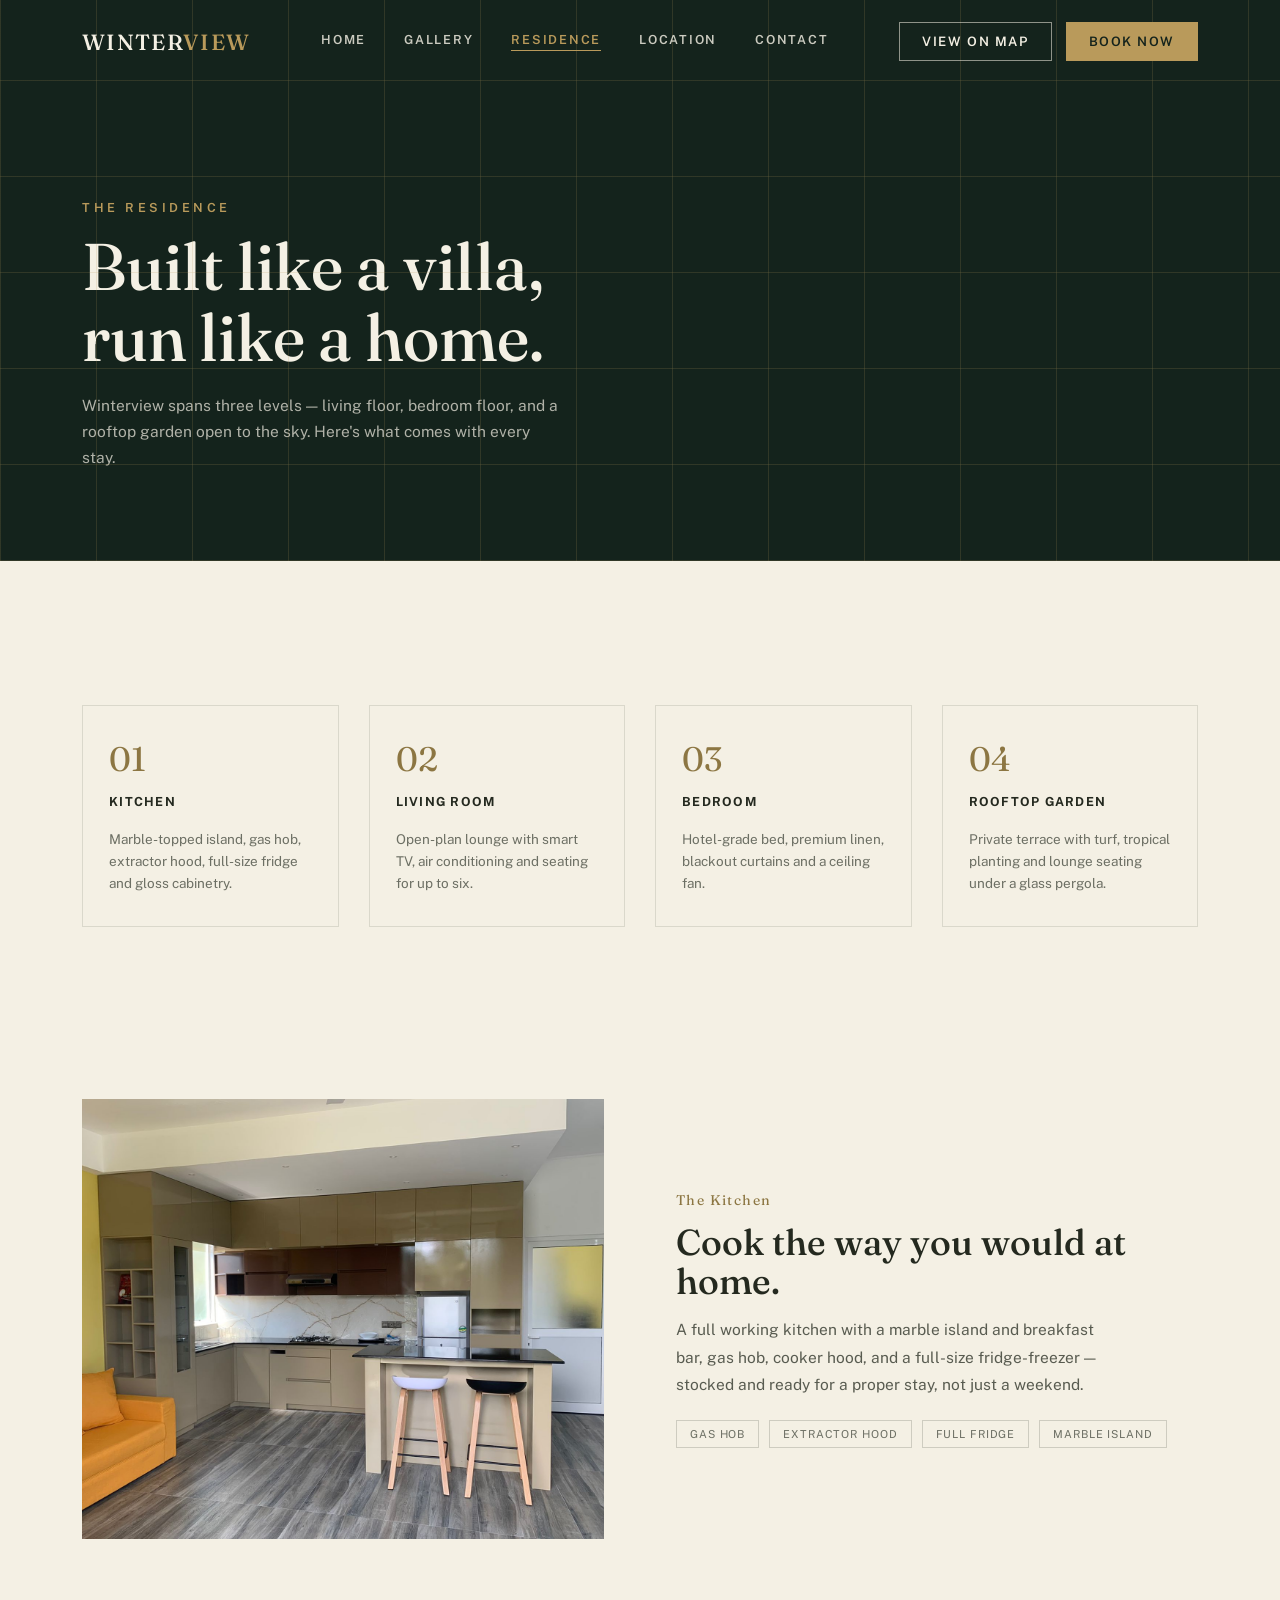
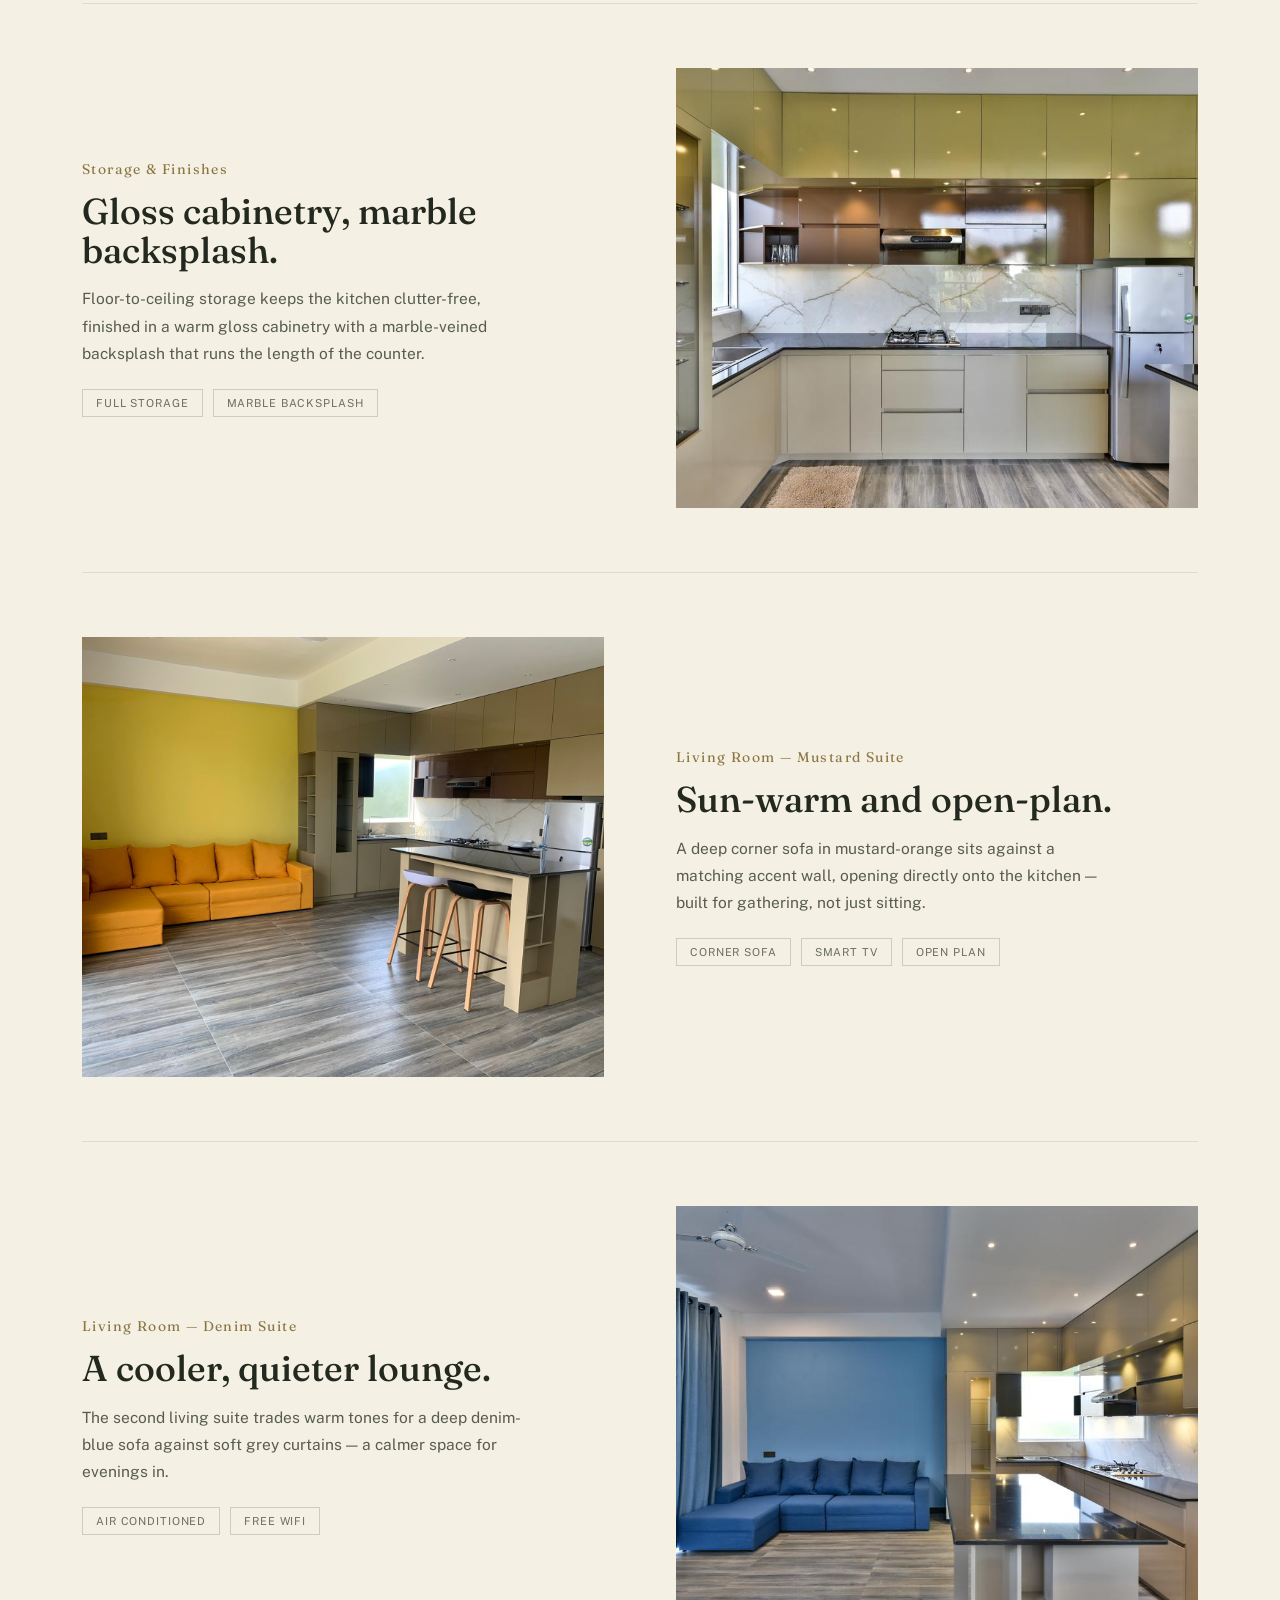
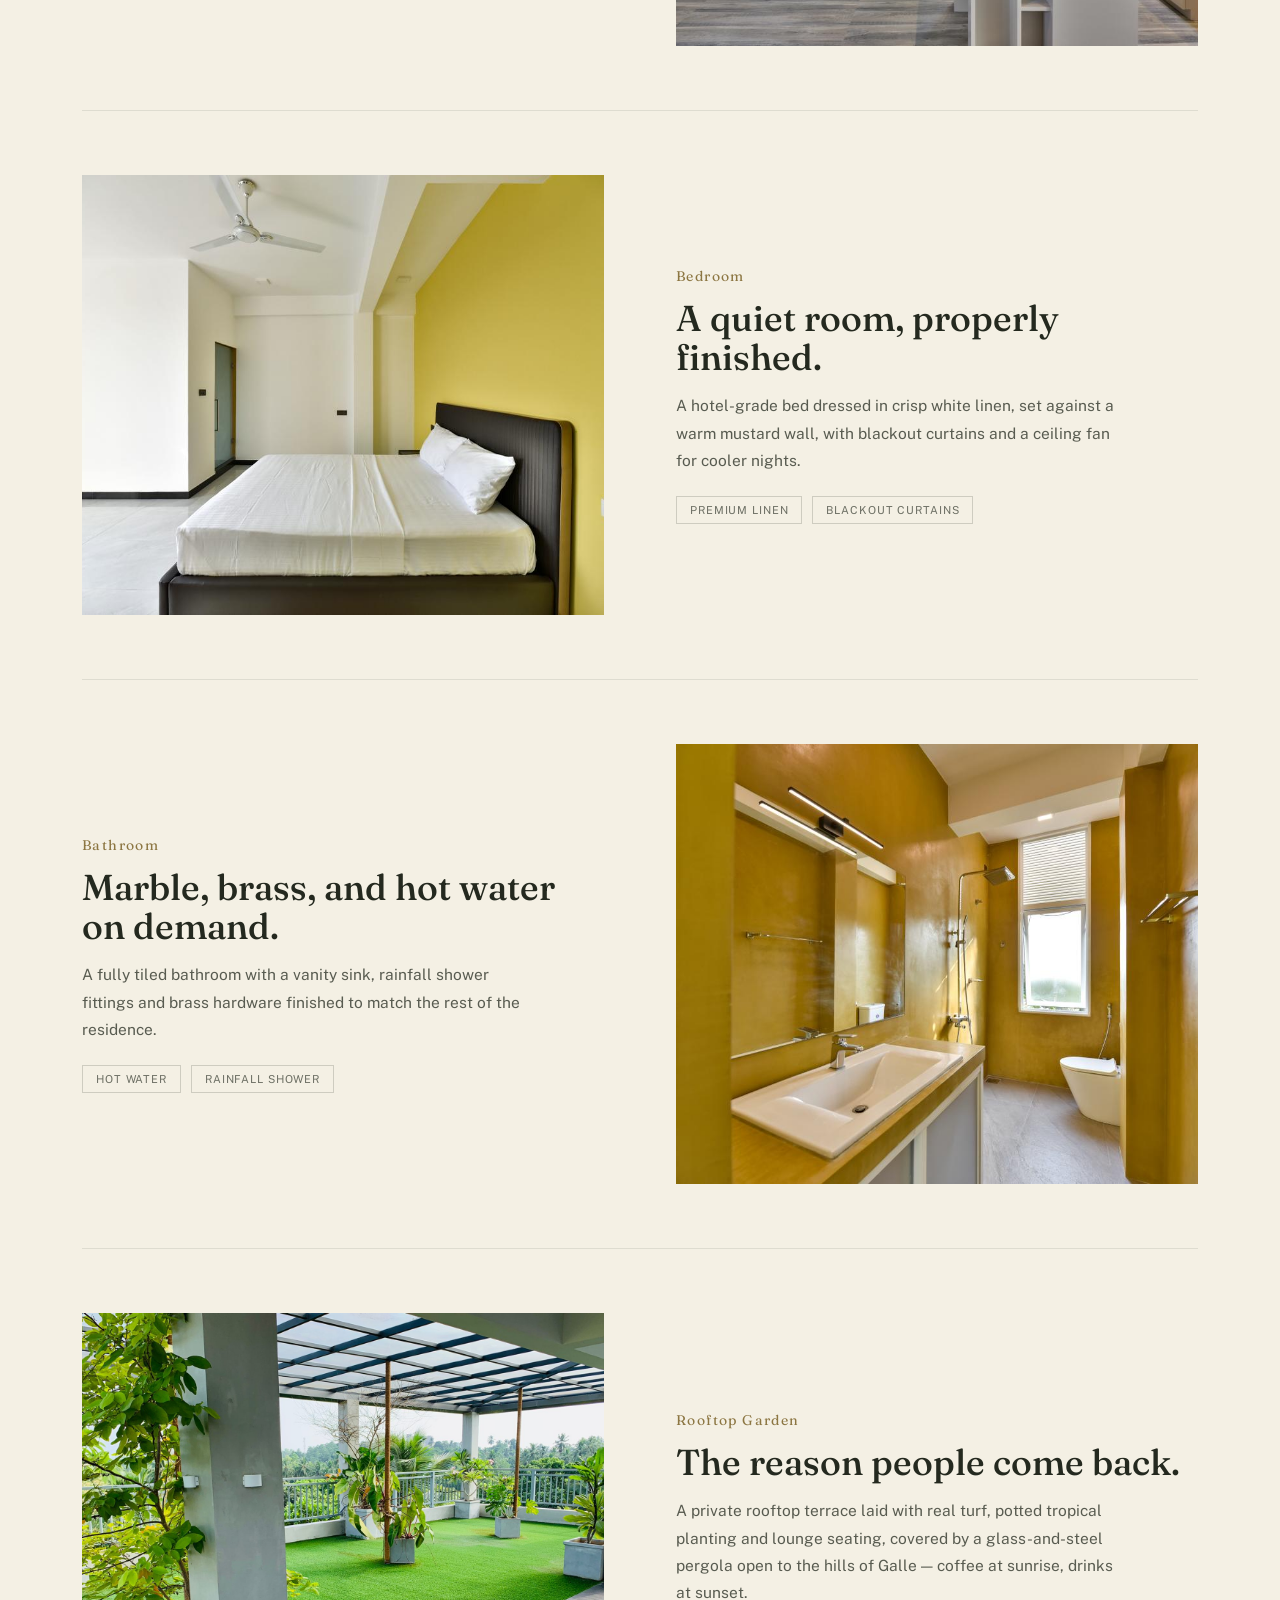
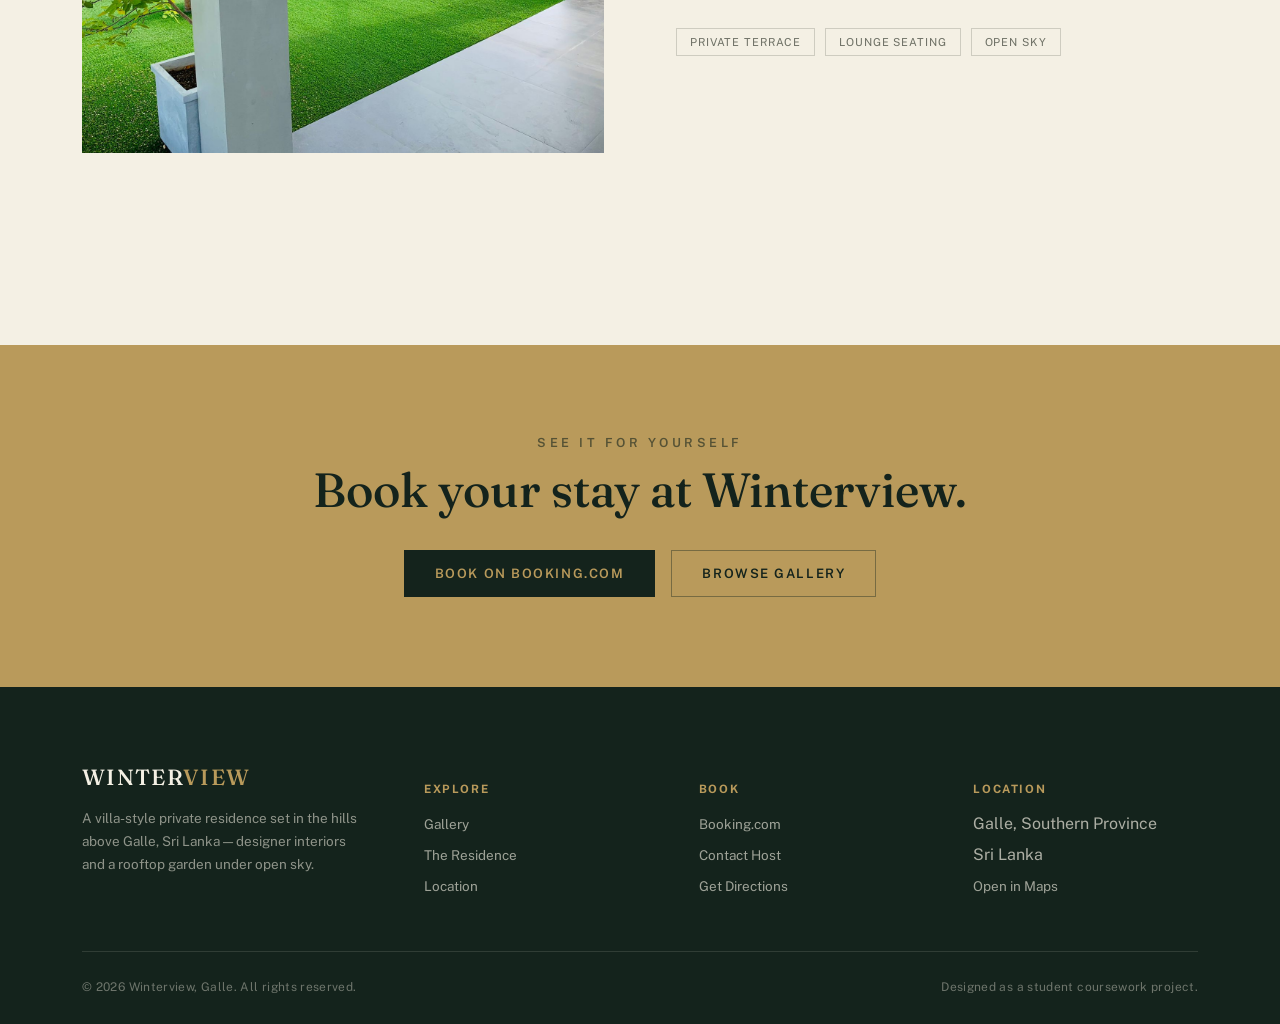
<file: winterview/amenities.html>
<!doctype html>
<html lang="en">
<head>
<meta charset="UTF-8">
<meta name="viewport" content="width=device-width, initial-scale=1.0">
<title>The Residence — Winterview, Galle</title>
<meta name="description" content="Room-by-room details and amenities at Winterview villa residence, Galle — kitchen, living rooms, bedroom, bathroom and rooftop garden.">
<link rel="stylesheet" href="css/style.css">
</head>
<body>

<header class="site-header">
  <div class="wrap">
    <a href="index.html" class="brand">WINTER<span>VIEW</span></a>
    <nav class="nav-links">
      <a href="index.html">Home</a>
      <a href="gallery.html">Gallery</a>
      <a href="amenities.html" class="active">Residence</a>
      <a href="location.html">Location</a>
      <a href="contact.html">Contact</a>
    </nav>
    <div class="nav-cta">
      <a href="location.html" class="btn btn-outline">View on Map</a>
      <a href="contact.html" class="btn btn-brass">Book Now</a>
    </div>
    <button class="nav-toggle" aria-label="Open menu"><span></span><span></span><span></span></button>
  </div>
</header>

<div class="mobile-nav">
  <button class="mobile-close" aria-label="Close menu">&times;</button>
  <a href="index.html">Home</a>
  <a href="gallery.html">Gallery</a>
  <a href="amenities.html">Residence</a>
  <a href="location.html">Location</a>
  <a href="contact.html">Contact</a>
  <a href="contact.html" class="btn btn-brass">Book Now</a>
</div>

<section class="page-hero lattice">
  <div class="wrap">
    <div class="eyebrow">The Residence</div>
    <h1>Built like a villa,<br>run like a home.</h1>
    <p>Winterview spans three levels — living floor, bedroom floor, and a rooftop garden open to the sky. Here's what comes with every stay.</p>
  </div>
</section>

<!-- Room specs -->
<section class="section-tight">
  <div class="wrap">
    <div class="room-specs">
      <div class="spec-card">
        <div class="spec-num">01</div>
        <h5>Kitchen</h5>
        <p>Marble-topped island, gas hob, extractor hood, full-size fridge and gloss cabinetry.</p>
      </div>
      <div class="spec-card">
        <div class="spec-num">02</div>
        <h5>Living Room</h5>
        <p>Open-plan lounge with smart TV, air conditioning and seating for up to six.</p>
      </div>
      <div class="spec-card">
        <div class="spec-num">03</div>
        <h5>Bedroom</h5>
        <p>Hotel-grade bed, premium linen, blackout curtains and a ceiling fan.</p>
      </div>
      <div class="spec-card">
        <div class="spec-num">04</div>
        <h5>Rooftop Garden</h5>
        <p>Private terrace with turf, tropical planting and lounge seating under a glass pergola.</p>
      </div>
    </div>
  </div>
</section>

<!-- Detailed feature rows -->
<section class="section" style="padding-top:20px;">
  <div class="wrap">

    <div class="feature-row reveal">
      <div class="feature-media"><img src="images/kitchen-wide-1.jpg" alt="Kitchen island with bar stools"></div>
      <div class="feature-text">
        <div class="feature-num">The Kitchen</div>
        <h3>Cook the way you would at home.</h3>
        <p>A full working kitchen with a marble island and breakfast bar, gas hob, cooker hood, and a full-size fridge-freezer — stocked and ready for a proper stay, not just a weekend.</p>
        <div class="feature-tags"><span>Gas Hob</span><span>Extractor Hood</span><span>Full Fridge</span><span>Marble Island</span></div>
      </div>
    </div>

    <div class="feature-row reverse reveal">
      <div class="feature-media"><img src="images/kitchen-fridge.jpg" alt="Kitchen with cabinetry and fridge"></div>
      <div class="feature-text">
        <div class="feature-num">Storage &amp; Finishes</div>
        <h3>Gloss cabinetry, marble backsplash.</h3>
        <p>Floor-to-ceiling storage keeps the kitchen clutter-free, finished in a warm gloss cabinetry with a marble-veined backsplash that runs the length of the counter.</p>
        <div class="feature-tags"><span>Full Storage</span><span>Marble Backsplash</span></div>
      </div>
    </div>

    <div class="feature-row reveal">
      <div class="feature-media"><img src="images/living-kitchen-orange.jpg" alt="Living room with mustard sofa"></div>
      <div class="feature-text">
        <div class="feature-num">Living Room — Mustard Suite</div>
        <h3>Sun-warm and open-plan.</h3>
        <p>A deep corner sofa in mustard-orange sits against a matching accent wall, opening directly onto the kitchen — built for gathering, not just sitting.</p>
        <div class="feature-tags"><span>Corner Sofa</span><span>Smart TV</span><span>Open Plan</span></div>
      </div>
    </div>

    <div class="feature-row reverse reveal">
      <div class="feature-media"><img src="images/living-blue-sofa.jpg" alt="Living room with denim blue sofa"></div>
      <div class="feature-text">
        <div class="feature-num">Living Room — Denim Suite</div>
        <h3>A cooler, quieter lounge.</h3>
        <p>The second living suite trades warm tones for a deep denim-blue sofa against soft grey curtains — a calmer space for evenings in.</p>
        <div class="feature-tags"><span>Air Conditioned</span><span>Free WiFi</span></div>
      </div>
    </div>

    <div class="feature-row reveal">
      <div class="feature-media"><img src="images/bedroom.jpg" alt="Bedroom with mustard accent wall"></div>
      <div class="feature-text">
        <div class="feature-num">Bedroom</div>
        <h3>A quiet room, properly finished.</h3>
        <p>A hotel-grade bed dressed in crisp white linen, set against a warm mustard wall, with blackout curtains and a ceiling fan for cooler nights.</p>
        <div class="feature-tags"><span>Premium Linen</span><span>Blackout Curtains</span></div>
      </div>
    </div>

    <div class="feature-row reverse reveal">
      <div class="feature-media"><img src="images/bathroom.jpg" alt="Bathroom with marble finishes"></div>
      <div class="feature-text">
        <div class="feature-num">Bathroom</div>
        <h3>Marble, brass, and hot water on demand.</h3>
        <p>A fully tiled bathroom with a vanity sink, rainfall shower fittings and brass hardware finished to match the rest of the residence.</p>
        <div class="feature-tags"><span>Hot Water</span><span>Rainfall Shower</span></div>
      </div>
    </div>

    <div class="feature-row reveal">
      <div class="feature-media"><img src="images/rooftop-lounge-4.jpg" alt="Rooftop garden lounge at sunset"></div>
      <div class="feature-text">
        <div class="feature-num">Rooftop Garden</div>
        <h3>The reason people come back.</h3>
        <p>A private rooftop terrace laid with real turf, potted tropical planting and lounge seating, covered by a glass-and-steel pergola open to the hills of Galle — coffee at sunrise, drinks at sunset.</p>
        <div class="feature-tags"><span>Private Terrace</span><span>Lounge Seating</span><span>Open Sky</span></div>
      </div>
    </div>

  </div>
</section>

<section class="cta-band">
  <div class="wrap">
    <div class="eyebrow" style="color: rgba(20,35,28,.6);">See It For Yourself</div>
    <h2 style="margin-top:14px;">Book your stay at Winterview.</h2>
    <div class="hero-actions">
      <a href="https://www.booking.com/hotel/lk/winter-view-galle.en-gb.html" target="_blank" rel="noopener" class="btn btn-brass">Book on Booking.com</a>
      <a href="gallery.html" class="btn btn-outline">Browse Gallery</a>
    </div>
  </div>
</section>

<footer class="site-footer">
  <div class="wrap">
    <div class="footer-top">
      <div class="footer-brand">
        <a href="index.html" class="brand">WINTER<span>VIEW</span></a>
        <p>A villa-style private residence set in the hills above Galle, Sri Lanka — designer interiors and a rooftop garden under open sky.</p>
      </div>
      <div class="footer-col">
        <h5>Explore</h5>
        <ul>
          <li><a href="gallery.html">Gallery</a></li>
          <li><a href="amenities.html">The Residence</a></li>
          <li><a href="location.html">Location</a></li>
        </ul>
      </div>
      <div class="footer-col">
        <h5>Book</h5>
        <ul>
          <li><a href="https://www.booking.com/hotel/lk/winter-view-galle.en-gb.html" target="_blank" rel="noopener">Booking.com</a></li>
          <li><a href="contact.html">Contact Host</a></li>
          <li><a href="location.html">Get Directions</a></li>
        </ul>
      </div>
      <div class="footer-col">
        <h5>Location</h5>
        <ul>
          <li>Galle, Southern Province</li>
          <li>Sri Lanka</li>
          <li><a href="https://www.google.com/maps?q=Winter+View+Galle,Galle,Sri+Lanka" target="_blank" rel="noopener">Open in Maps</a></li>
        </ul>
      </div>
    </div>
    <div class="footer-bottom">
      <span>&copy; 2026 Winterview, Galle. All rights reserved.</span>
      <span>Designed as a student coursework project.</span>
    </div>
  </div>
</footer>

<script src="js/script.js"></script>
</body>
</html>
</file>
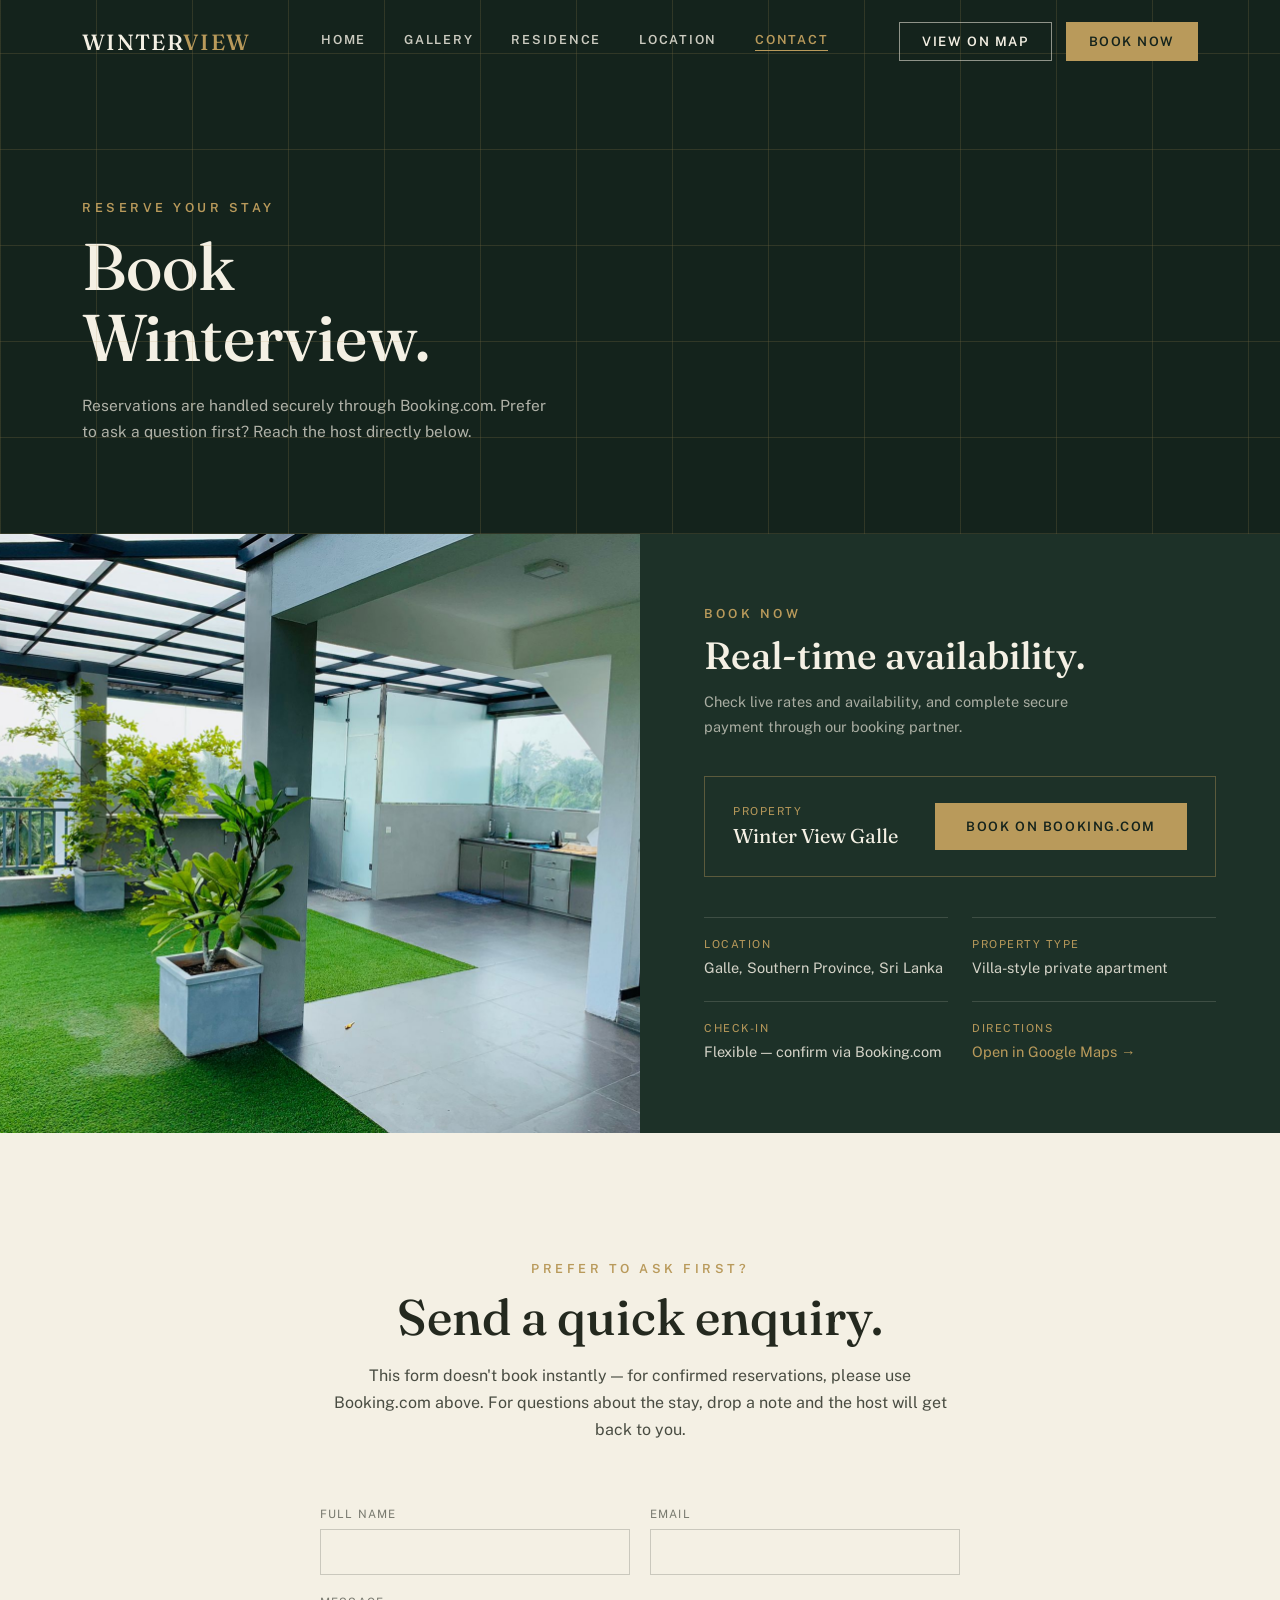
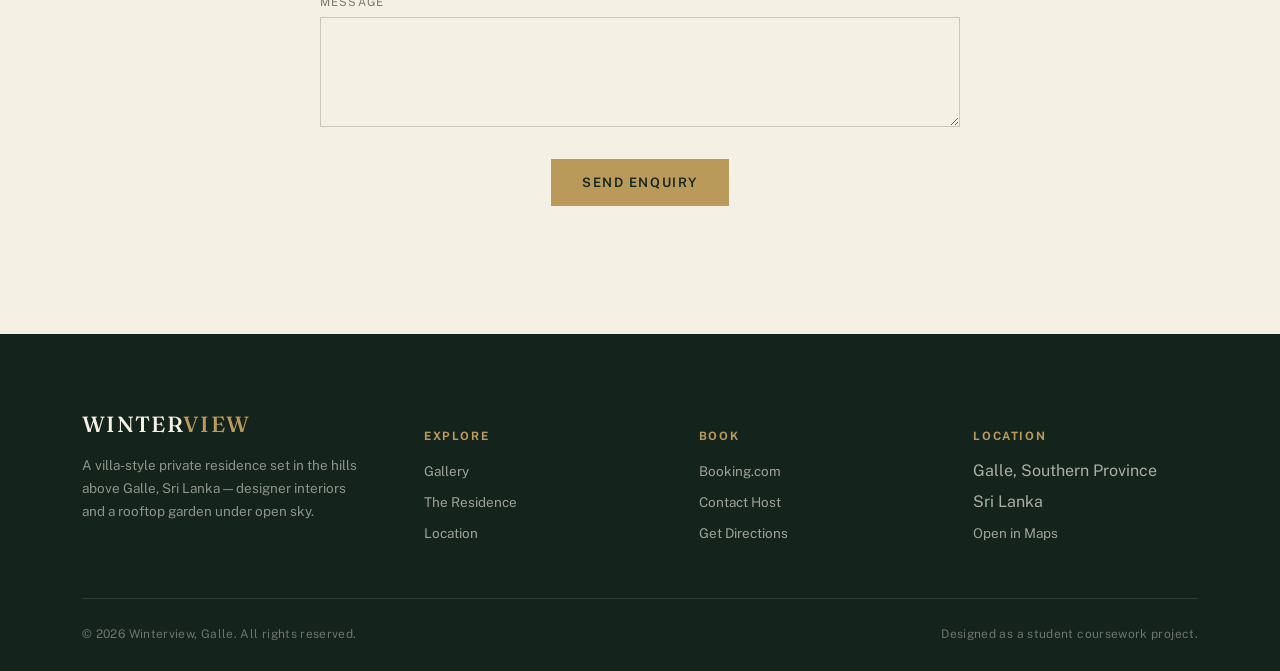
<file: winterview/contact.html>
<!doctype html>
<html lang="en">
<head>
<meta charset="UTF-8">
<meta name="viewport" content="width=device-width, initial-scale=1.0">
<title>Book Now — Winterview, Galle</title>
<meta name="description" content="Book your stay at Winterview villa residence in Galle, Sri Lanka via Booking.com, or contact the host directly.">
<link rel="stylesheet" href="css/style.css">
</head>
<body>

<header class="site-header">
  <div class="wrap">
    <a href="index.html" class="brand">WINTER<span>VIEW</span></a>
    <nav class="nav-links">
      <a href="index.html">Home</a>
      <a href="gallery.html">Gallery</a>
      <a href="amenities.html">Residence</a>
      <a href="location.html">Location</a>
      <a href="contact.html" class="active">Contact</a>
    </nav>
    <div class="nav-cta">
      <a href="location.html" class="btn btn-outline">View on Map</a>
      <a href="contact.html" class="btn btn-brass">Book Now</a>
    </div>
    <button class="nav-toggle" aria-label="Open menu"><span></span><span></span><span></span></button>
  </div>
</header>

<div class="mobile-nav">
  <button class="mobile-close" aria-label="Close menu">&times;</button>
  <a href="index.html">Home</a>
  <a href="gallery.html">Gallery</a>
  <a href="amenities.html">Residence</a>
  <a href="location.html">Location</a>
  <a href="contact.html">Contact</a>
  <a href="contact.html" class="btn btn-brass">Book Now</a>
</div>

<section class="page-hero lattice">
  <div class="wrap">
    <div class="eyebrow">Reserve Your Stay</div>
    <h1>Book<br>Winterview.</h1>
    <p>Reservations are handled securely through Booking.com. Prefer to ask a question first? Reach the host directly below.</p>
  </div>
</section>

<section>
  <div class="booking-panel">
    <div class="booking-media">
      <img src="images/rooftop-lounge-1.jpg" alt="Rooftop garden lounge at Winterview">
    </div>
    <div class="booking-form">
      <div class="eyebrow">Book Now</div>
      <h2 style="margin-top:14px;">Real-time availability.</h2>
      <p>Check live rates and availability, and complete secure payment through our booking partner.</p>

      <div class="booking-direct">
        <div>
          <span class="b-label">Property</span>
          <span class="b-name">Winter View Galle</span>
        </div>
        <a href="https://www.booking.com/hotel/lk/winter-view-galle.en-gb.html" target="_blank" rel="noopener" class="btn btn-brass">Book on Booking.com</a>
      </div>

      <div class="contact-grid">
        <div class="contact-item">
          <span class="c-label">Location</span>
          <span class="c-val">Galle, Southern Province, Sri Lanka</span>
        </div>
        <div class="contact-item">
          <span class="c-label">Property Type</span>
          <span class="c-val">Villa-style private apartment</span>
        </div>
        <div class="contact-item">
          <span class="c-label">Check-in</span>
          <span class="c-val">Flexible — confirm via Booking.com</span>
        </div>
        <div class="contact-item">
          <span class="c-label">Directions</span>
          <span class="c-val"><a href="https://www.google.com/maps?q=Winter+View+Galle,Galle,Sri+Lanka" target="_blank" rel="noopener" style="color:var(--brass);">Open in Google Maps →</a></span>
        </div>
      </div>
    </div>
  </div>
</section>

<section class="section">
  <div class="wrap">
    <div class="section-head center reveal" style="margin-left:auto; margin-right:auto;">
      <div class="eyebrow">Prefer to Ask First?</div>
      <h2>Send a quick enquiry.</h2>
      <p>This form doesn't book instantly — for confirmed reservations, please use Booking.com above. For questions about the stay, drop a note and the host will get back to you.</p>
    </div>

    <form class="reveal" style="max-width:640px; margin:0 auto; display:grid; grid-template-columns:1fr 1fr; gap:20px;" onsubmit="event.preventDefault(); alert('Thanks — your message has been noted. This is a demo form for coursework purposes.');">
      <div style="grid-column:span 1;">
        <label style="font-size:11.5px; letter-spacing:.1em; text-transform:uppercase; color:rgba(36,41,31,.6); display:block; margin-bottom:8px;">Full Name</label>
        <input type="text" required style="width:100%; padding:14px 16px; border:1px solid rgba(36,41,31,.2); background:transparent; font-family:var(--sans); font-size:14px;">
      </div>
      <div style="grid-column:span 1;">
        <label style="font-size:11.5px; letter-spacing:.1em; text-transform:uppercase; color:rgba(36,41,31,.6); display:block; margin-bottom:8px;">Email</label>
        <input type="email" required style="width:100%; padding:14px 16px; border:1px solid rgba(36,41,31,.2); background:transparent; font-family:var(--sans); font-size:14px;">
      </div>
      <div style="grid-column:span 2;">
        <label style="font-size:11.5px; letter-spacing:.1em; text-transform:uppercase; color:rgba(36,41,31,.6); display:block; margin-bottom:8px;">Message</label>
        <textarea rows="5" required style="width:100%; padding:14px 16px; border:1px solid rgba(36,41,31,.2); background:transparent; font-family:var(--sans); font-size:14px; resize:vertical;"></textarea>
      </div>
      <div style="grid-column:span 2; text-align:center; margin-top:8px;">
        <button type="submit" class="btn btn-brass">Send Enquiry</button>
      </div>
    </form>
  </div>
</section>

<footer class="site-footer">
  <div class="wrap">
    <div class="footer-top">
      <div class="footer-brand">
        <a href="index.html" class="brand">WINTER<span>VIEW</span></a>
        <p>A villa-style private residence set in the hills above Galle, Sri Lanka — designer interiors and a rooftop garden under open sky.</p>
      </div>
      <div class="footer-col">
        <h5>Explore</h5>
        <ul>
          <li><a href="gallery.html">Gallery</a></li>
          <li><a href="amenities.html">The Residence</a></li>
          <li><a href="location.html">Location</a></li>
        </ul>
      </div>
      <div class="footer-col">
        <h5>Book</h5>
        <ul>
          <li><a href="https://www.booking.com/hotel/lk/winter-view-galle.en-gb.html" target="_blank" rel="noopener">Booking.com</a></li>
          <li><a href="contact.html">Contact Host</a></li>
          <li><a href="location.html">Get Directions</a></li>
        </ul>
      </div>
      <div class="footer-col">
        <h5>Location</h5>
        <ul>
          <li>Galle, Southern Province</li>
          <li>Sri Lanka</li>
          <li><a href="https://www.google.com/maps?q=Winter+View+Galle,Galle,Sri+Lanka" target="_blank" rel="noopener">Open in Maps</a></li>
        </ul>
      </div>
    </div>
    <div class="footer-bottom">
      <span>&copy; 2026 Winterview, Galle. All rights reserved.</span>
      <span>Designed as a student coursework project.</span>
    </div>
  </div>
</footer>

<script src="js/script.js"></script>
</body>
</html>
</file>
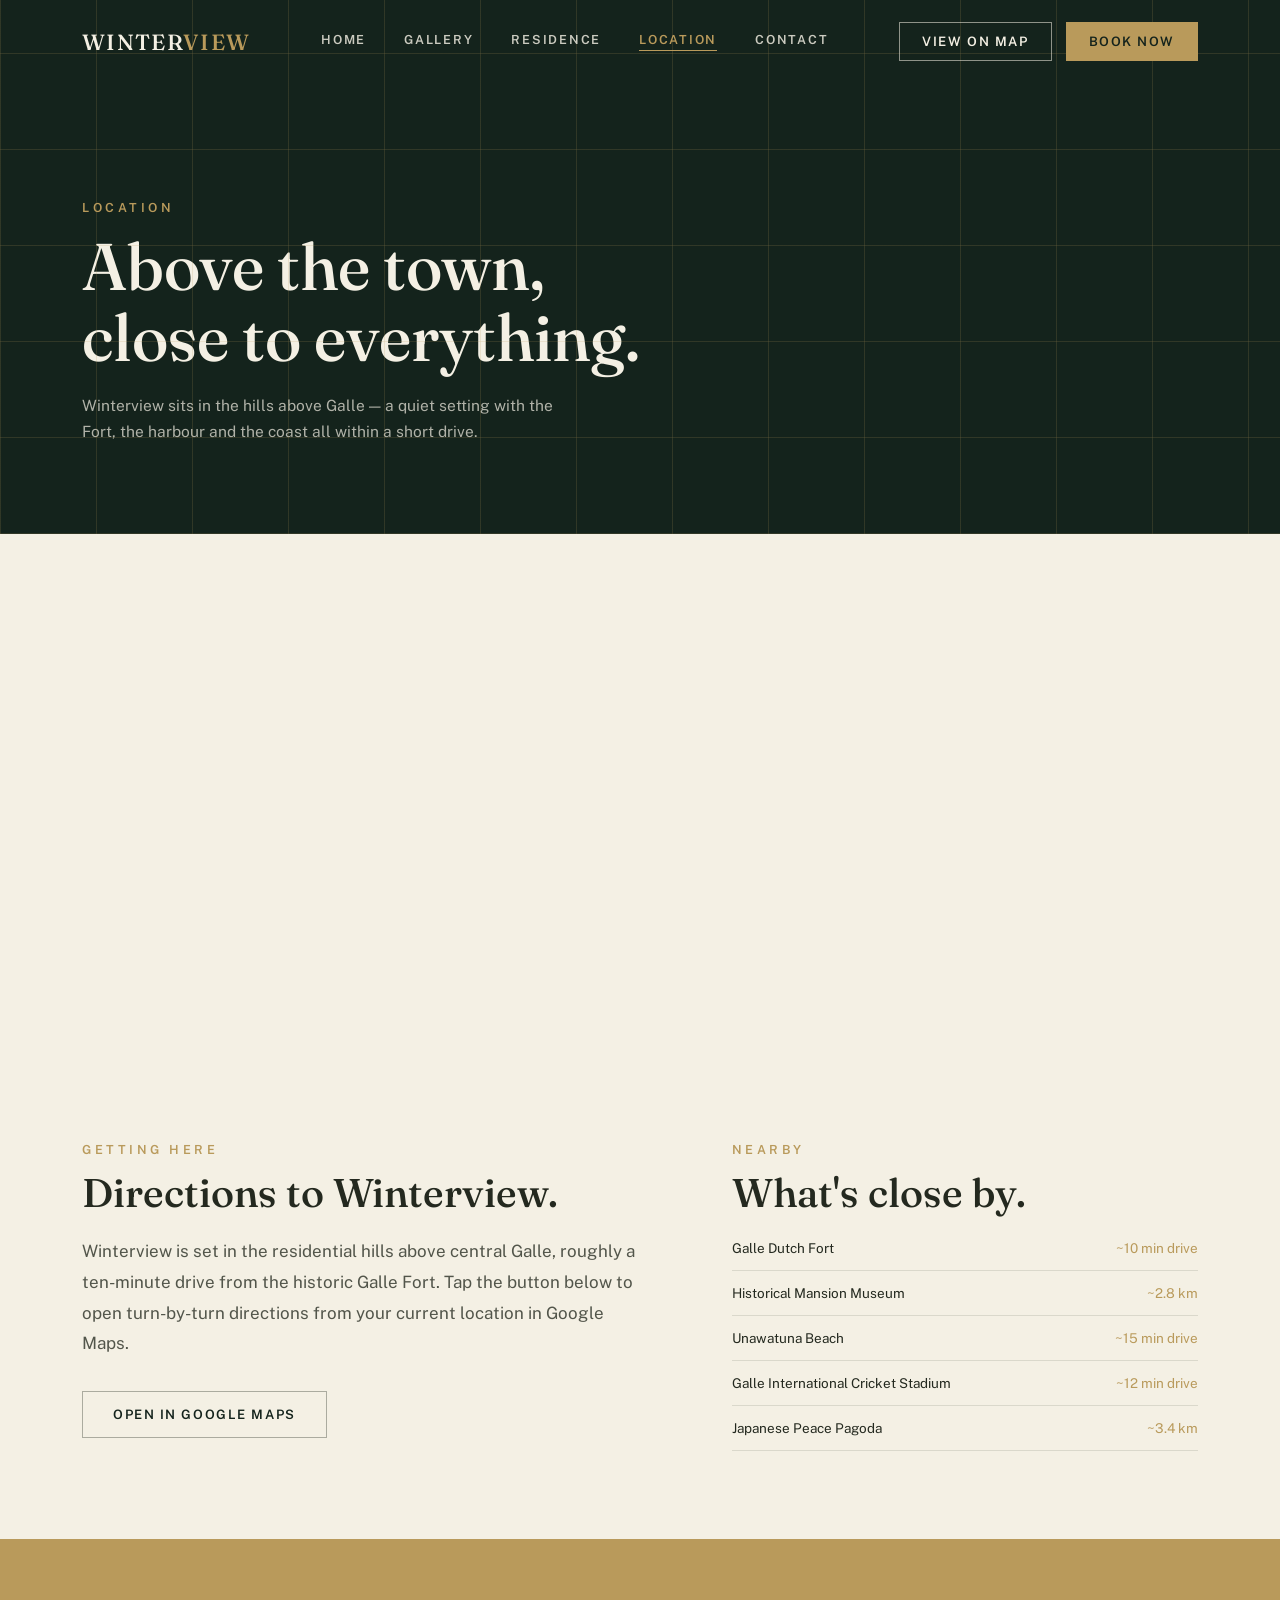
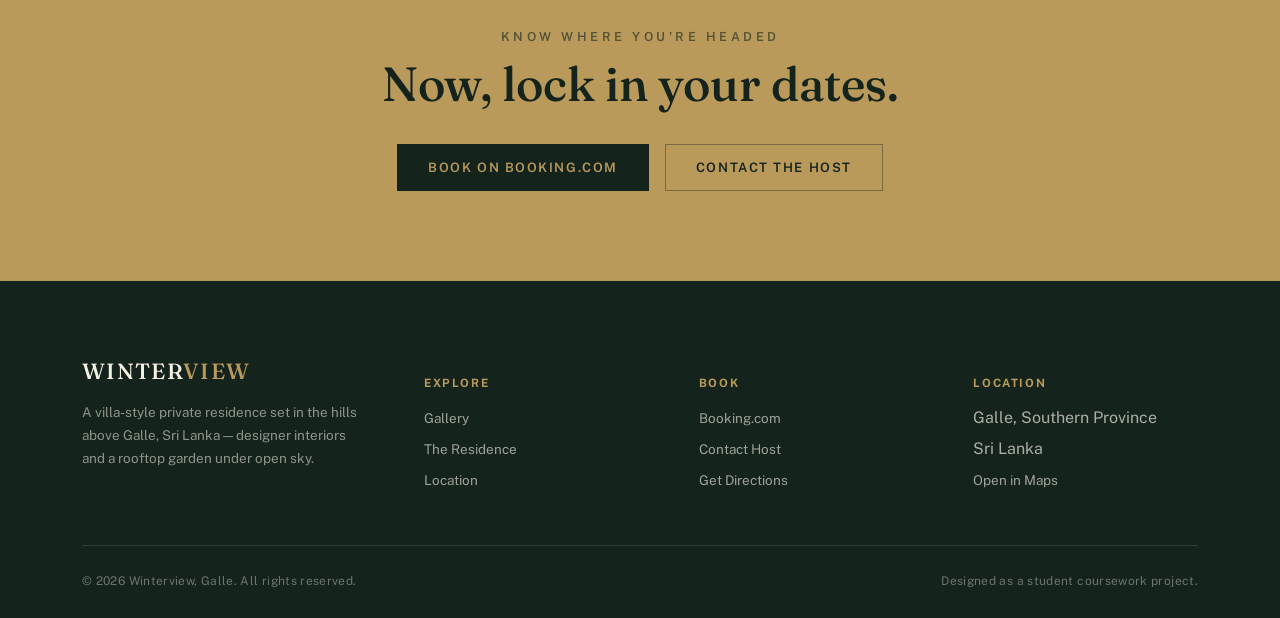
<file: winterview/location.html>
<!doctype html>
<html lang="en">
<head>
<meta charset="UTF-8">
<meta name="viewport" content="width=device-width, initial-scale=1.0">
<title>Location &amp; Directions — Winterview, Galle</title>
<meta name="description" content="Find Winterview villa residence in Galle, Sri Lanka. Get directions via Google Maps and see nearby attractions.">
<link rel="stylesheet" href="css/style.css">
</head>
<body>

<header class="site-header">
  <div class="wrap">
    <a href="index.html" class="brand">WINTER<span>VIEW</span></a>
    <nav class="nav-links">
      <a href="index.html">Home</a>
      <a href="gallery.html">Gallery</a>
      <a href="amenities.html">Residence</a>
      <a href="location.html" class="active">Location</a>
      <a href="contact.html">Contact</a>
    </nav>
    <div class="nav-cta">
      <a href="location.html" class="btn btn-outline">View on Map</a>
      <a href="contact.html" class="btn btn-brass">Book Now</a>
    </div>
    <button class="nav-toggle" aria-label="Open menu"><span></span><span></span><span></span></button>
  </div>
</header>

<div class="mobile-nav">
  <button class="mobile-close" aria-label="Close menu">&times;</button>
  <a href="index.html">Home</a>
  <a href="gallery.html">Gallery</a>
  <a href="amenities.html">Residence</a>
  <a href="location.html">Location</a>
  <a href="contact.html">Contact</a>
  <a href="contact.html" class="btn btn-brass">Book Now</a>
</div>

<section class="page-hero lattice">
  <div class="wrap">
    <div class="eyebrow">Location</div>
    <h1>Above the town,<br>close to everything.</h1>
    <p>Winterview sits in the hills above Galle — a quiet setting with the Fort, the harbour and the coast all within a short drive.</p>
  </div>
</section>

<!-- Large map -->
<section>
  <div class="map-embed" style="min-height:520px;">
    <iframe
      src="https://www.google.com/maps?q=Winter+View+Galle,Galle,Sri+Lanka&output=embed"
      loading="lazy"
      referrerpolicy="no-referrer-when-downgrade"
      allowfullscreen
      style="min-height:520px;"></iframe>
  </div>
</section>

<section class="section-tight">
  <div class="wrap">
    <div class="intro-grid" style="align-items:flex-start;">
      <div class="intro-text reveal">
        <div class="eyebrow">Getting Here</div>
        <h2 style="margin-top:14px; font-size:clamp(28px,3.6vw,40px);">Directions to Winterview.</h2>
        <p style="margin-top:22px;">Winterview is set in the residential hills above central Galle, roughly a ten-minute drive from the historic Galle Fort. Tap the button below to open turn-by-turn directions from your current location in Google Maps.</p>
        <div class="hero-actions" style="margin-top:32px;">
          <a href="https://www.google.com/maps?q=Winter+View+Galle,Galle,Sri+Lanka" target="_blank" rel="noopener" class="btn btn-outline-dark">Open in Google Maps</a>
        </div>
      </div>

      <div class="reveal">
        <div class="eyebrow">Nearby</div>
        <h2 style="margin-top:14px; font-size:clamp(28px,3.6vw,40px);">What's close by.</h2>
        <ul class="location-list" style="margin-top:26px;">
          <li style="border-color:rgba(36,41,31,.12); color:var(--charcoal);"><span>Galle Dutch Fort</span><span>~10 min drive</span></li>
          <li style="border-color:rgba(36,41,31,.12); color:var(--charcoal);"><span>Historical Mansion Museum</span><span>~2.8 km</span></li>
          <li style="border-color:rgba(36,41,31,.12); color:var(--charcoal);"><span>Unawatuna Beach</span><span>~15 min drive</span></li>
          <li style="border-color:rgba(36,41,31,.12); color:var(--charcoal);"><span>Galle International Cricket Stadium</span><span>~12 min drive</span></li>
          <li style="border-color:rgba(36,41,31,.12); color:var(--charcoal);"><span>Japanese Peace Pagoda</span><span>~3.4 km</span></li>
        </ul>
      </div>
    </div>
  </div>
</section>

<section class="cta-band">
  <div class="wrap">
    <div class="eyebrow" style="color: rgba(20,35,28,.6);">Know Where You're Headed</div>
    <h2 style="margin-top:14px;">Now, lock in your dates.</h2>
    <div class="hero-actions">
      <a href="https://www.booking.com/hotel/lk/winter-view-galle.en-gb.html" target="_blank" rel="noopener" class="btn btn-brass">Book on Booking.com</a>
      <a href="contact.html" class="btn btn-outline">Contact the Host</a>
    </div>
  </div>
</section>

<footer class="site-footer">
  <div class="wrap">
    <div class="footer-top">
      <div class="footer-brand">
        <a href="index.html" class="brand">WINTER<span>VIEW</span></a>
        <p>A villa-style private residence set in the hills above Galle, Sri Lanka — designer interiors and a rooftop garden under open sky.</p>
      </div>
      <div class="footer-col">
        <h5>Explore</h5>
        <ul>
          <li><a href="gallery.html">Gallery</a></li>
          <li><a href="amenities.html">The Residence</a></li>
          <li><a href="location.html">Location</a></li>
        </ul>
      </div>
      <div class="footer-col">
        <h5>Book</h5>
        <ul>
          <li><a href="https://www.booking.com/hotel/lk/winter-view-galle.en-gb.html" target="_blank" rel="noopener">Booking.com</a></li>
          <li><a href="contact.html">Contact Host</a></li>
          <li><a href="location.html">Get Directions</a></li>
        </ul>
      </div>
      <div class="footer-col">
        <h5>Location</h5>
        <ul>
          <li>Galle, Southern Province</li>
          <li>Sri Lanka</li>
          <li><a href="https://www.google.com/maps?q=Winter+View+Galle,Galle,Sri+Lanka" target="_blank" rel="noopener">Open in Maps</a></li>
        </ul>
      </div>
    </div>
    <div class="footer-bottom">
      <span>&copy; 2026 Winterview, Galle. All rights reserved.</span>
      <span>Designed as a student coursework project.</span>
    </div>
  </div>
</footer>

<script src="js/script.js"></script>
</body>
</html>
</file>
<file: winterview/css/style.css>
/* ============================================================
   WINTERVIEW — Private Residences, Galle
   Design tokens
   ============================================================ */

@import url('https://fonts.googleapis.com/css2?family=Fraunces:ital,opsz,wght@0,9..144,300;0,9..144,400;0,9..144,500;0,9..144,600;1,9..144,400;1,9..144,500&family=Public+Sans:wght@300;400;500;600;700&display=swap');

:root{
  --ink:        #14231C;   /* deep forest ink - primary dark */
  --ink-2:      #1D3128;   /* slightly lighter panel */
  --ivory:      #F4F0E4;   /* warm ivory */
  --ivory-dim:  #E7E1D0;
  --brass:      #B99A5B;   /* signature brass/gold accent */
  --brass-dim:  #8C7642;
  --teal:       #3B5A52;   /* muted tropical teal */
  --charcoal:   #24291F;
  --line:       rgba(185,154,91,0.35); /* brass lattice lines */

  --serif: 'Fraunces', Georgia, serif;
  --sans:  'Public Sans', -apple-system, BlinkMacSystemFont, 'Segoe UI', sans-serif;

  --container: 1180px;
}

*,*::before,*::after{ box-sizing:border-box; }
html{ scroll-behavior:smooth; }
body{
  margin:0;
  font-family: var(--sans);
  color: var(--charcoal);
  background: var(--ivory);
  -webkit-font-smoothing: antialiased;
  overflow-x: hidden;
}
img{ max-width:100%; display:block; }
a{ color:inherit; text-decoration:none; }
ul{ margin:0; padding:0; list-style:none; }
h1,h2,h3,h4{ font-family: var(--serif); font-weight:500; margin:0; line-height:1.08; }
p{ margin:0; }

.wrap{
  max-width: var(--container);
  margin: 0 auto;
  padding: 0 32px;
}

/* ---------- Lattice motif (echoes the rooftop pergola) ---------- */
.lattice{
  position:relative;
}
.lattice::before{
  content:"";
  position:absolute; inset:0;
  pointer-events:none;
  background-image:
    repeating-linear-gradient(90deg, var(--line) 0 1px, transparent 1px 96px),
    repeating-linear-gradient(0deg, var(--line) 0 1px, transparent 1px 96px);
  opacity:.5;
}

.eyebrow{
  font-family: var(--sans);
  font-size: 12.5px;
  letter-spacing: .28em;
  text-transform: uppercase;
  color: var(--brass);
  font-weight: 600;
}

/* ---------- Buttons ---------- */
.btn{
  display:inline-flex;
  align-items:center;
  gap:10px;
  padding: 15px 30px;
  font-family: var(--sans);
  font-size: 13px;
  letter-spacing: .12em;
  text-transform: uppercase;
  font-weight: 600;
  border: 1px solid transparent;
  cursor: pointer;
  transition: all .25s ease;
  white-space: nowrap;
}
.btn-brass{
  background: var(--brass);
  color: var(--ink);
}
.btn-brass:hover{ background: var(--ivory); color: var(--ink); }
.btn-outline{
  border-color: rgba(244,240,228,.55);
  color: var(--ivory);
}
.btn-outline:hover{ border-color: var(--brass); color: var(--brass); }
.btn-outline-dark{
  border-color: rgba(36,41,31,.35);
  color: var(--ink);
}
.btn-outline-dark:hover{ border-color: var(--brass-dim); color: var(--brass-dim); }

/* ---------- Header / nav ---------- */
.site-header{
  position: fixed;
  top:0; left:0; right:0;
  z-index: 100;
  padding: 22px 0;
  transition: background .35s ease, padding .35s ease, box-shadow .35s ease;
}
.site-header .wrap{
  display:flex;
  align-items:center;
  justify-content:space-between;
}
.site-header.scrolled{
  background: rgba(20,35,28,.92);
  backdrop-filter: blur(8px);
  padding: 14px 0;
  box-shadow: 0 8px 24px rgba(0,0,0,.18);
}
.brand{
  font-family: var(--serif);
  font-size: 22px;
  letter-spacing: .06em;
  color: var(--ivory);
  font-weight:500;
}
.brand span{ color: var(--brass); }
.nav-links{
  display:flex;
  align-items:center;
  gap: 38px;
}
.nav-links a{
  font-size: 12.5px;
  letter-spacing: .14em;
  text-transform: uppercase;
  color: rgba(244,240,228,.82);
  font-weight: 600;
  position: relative;
  padding-bottom: 4px;
}
.nav-links a::after{
  content:"";
  position:absolute; left:0; bottom:0;
  width:0; height:1px;
  background: var(--brass);
  transition: width .3s ease;
}
.nav-links a:hover::after,
.nav-links a.active::after{ width:100%; }
.nav-links a.active{ color: var(--brass); }
.nav-cta{ display:flex; align-items:center; gap:14px; }
.nav-cta .btn{ padding: 11px 22px; }

.nav-toggle{
  display:none;
  flex-direction:column;
  gap:5px;
  background:none;
  border:none;
  cursor:pointer;
  padding:6px;
}
.nav-toggle span{
  width:24px; height:1.5px; background: var(--ivory);
}

/* ---------- Hero ---------- */
.hero{
  position:relative;
  min-height: 100svh;
  display:flex;
  align-items:flex-end;
  color: var(--ivory);
  background: var(--ink);
  overflow:hidden;
}
.hero-media{
  position:absolute; inset:0;
}
.hero-media img{
  width:100%; height:100%; object-fit:cover;
  opacity:.62;
}
.hero-media::after{
  content:"";
  position:absolute; inset:0;
  background: linear-gradient(180deg, rgba(20,35,28,.55) 0%, rgba(20,35,28,.35) 35%, rgba(20,35,28,.94) 100%);
}
.hero-content{
  position:relative;
  z-index:2;
  padding: 0 32px 96px;
  max-width: var(--container);
  margin: 0 auto;
  width:100%;
}
.hero-eyebrow{
  color: var(--brass);
  font-size: 13px;
  letter-spacing: .32em;
  text-transform: uppercase;
  font-weight:600;
  margin-bottom: 22px;
}
.hero h1{
  font-size: clamp(52px, 9vw, 128px);
  letter-spacing: .01em;
}
.hero h1 em{
  font-style: italic;
  color: var(--brass);
  font-weight:400;
}
.hero-sub{
  margin-top: 22px;
  max-width: 480px;
  font-size: 17px;
  line-height:1.6;
  color: rgba(244,240,228,.82);
}
.hero-actions{
  margin-top: 40px;
  display:flex;
  gap:16px;
  flex-wrap:wrap;
}
.hero-scroll{
  position:absolute;
  right: 32px; bottom: 40px;
  z-index:2;
  writing-mode: vertical-rl;
  color: rgba(244,240,228,.55);
  font-size: 11px;
  letter-spacing:.3em;
  text-transform:uppercase;
  display:flex;
  align-items:center;
  gap:14px;
}
.hero-scroll::after{
  content:"";
  width:1px; height:64px;
  background: linear-gradient(180deg, var(--brass), transparent);
}

/* ---------- Section basics ---------- */
section{ position:relative; }
.section{ padding: 128px 0; }
.section-tight{ padding: 88px 0; }
.section-dark{ background: var(--ink); color: var(--ivory); }
.section-teal{ background: var(--teal); color: var(--ivory); }
.section-head{
  max-width: 620px;
  margin-bottom: 64px;
}
.section-head h2{
  font-size: clamp(32px, 4vw, 50px);
  margin-top: 14px;
}
.section-head p{
  margin-top: 18px;
  font-size: 16px;
  line-height:1.7;
  opacity:.82;
}
.section-head.center{ margin-left:auto; margin-right:auto; text-align:center; }

/* ---------- Intro / stats ---------- */
.intro-grid{
  display:grid;
  grid-template-columns: 1.1fr .9fr;
  gap: 80px;
  align-items:center;
}
.intro-text p{
  font-size: 17px;
  line-height: 1.8;
  color: rgba(36,41,31,.78);
}
.intro-text p + p{ margin-top: 18px; }
.stat-row{
  margin-top: 40px;
  display:flex;
  gap: 44px;
  flex-wrap:wrap;
}
.stat-num{
  font-family: var(--serif);
  font-size: 40px;
  color: var(--brass-dim);
}
.stat-label{
  margin-top: 4px;
  font-size: 11.5px;
  letter-spacing:.14em;
  text-transform:uppercase;
  opacity:.65;
}
.intro-media{ position:relative; }
.intro-media img{ width:100%; height:520px; object-fit:cover; }
.intro-media .frame-tag{
  position:absolute;
  bottom:-26px; left:-26px;
  background: var(--ivory);
  border: 1px solid var(--line);
  padding: 18px 24px;
  font-family: var(--serif);
  font-style:italic;
  font-size: 15px;
  color: var(--ink);
  box-shadow: 0 18px 40px rgba(20,35,28,.14);
}

/* ---------- Feature rows (alternating) ---------- */
.feature-row{
  display:grid;
  grid-template-columns: 1fr 1fr;
  gap: 72px;
  align-items:center;
  padding: 64px 0;
  border-bottom: 1px solid rgba(36,41,31,.1);
}
.feature-row:last-child{ border-bottom:none; }
.feature-row.reverse .feature-media{ order:2; }
.feature-media img{
  width:100%; height: 440px; object-fit:cover;
}
.feature-num{
  font-family: var(--serif);
  font-size:14px;
  color: var(--brass-dim);
  letter-spacing:.1em;
}
.feature-text h3{
  margin-top:14px;
  font-size: clamp(26px,3vw,36px);
}
.feature-text p{
  margin-top:16px;
  font-size:15.5px;
  line-height:1.75;
  color: rgba(36,41,31,.75);
  max-width: 440px;
}
.feature-tags{
  margin-top:22px;
  display:flex;
  gap:10px;
  flex-wrap:wrap;
}
.feature-tags span{
  font-size:11px;
  letter-spacing:.08em;
  text-transform:uppercase;
  padding:7px 13px;
  border:1px solid rgba(36,41,31,.18);
  color: rgba(36,41,31,.65);
}

/* ---------- Amenities grid ---------- */
.amenities-grid{
  display:grid;
  grid-template-columns: repeat(3, 1fr);
  gap: 1px;
  background: rgba(244,240,228,.14);
}
.amenity-card{
  background: var(--ink);
  padding: 44px 36px;
}
.amenity-icon{
  width:40px; height:40px;
  margin-bottom:24px;
}
.amenity-card h4{
  color: var(--ivory);
  font-size:19px;
}
.amenity-card p{
  margin-top:10px;
  font-size:14px;
  line-height:1.65;
  color: rgba(244,240,228,.6);
}

/* ---------- Gallery mosaic / grid ---------- */
.mosaic{
  display:grid;
  grid-template-columns: repeat(4, 1fr);
  grid-auto-rows: 200px;
  gap: 10px;
}
.mosaic a{ display:block; overflow:hidden; position:relative; height:100%; }
.mosaic img{
  width:100%; height:100%; object-fit:cover;
  transition: transform .6s ease;
}
.mosaic a:hover img{ transform: scale(1.06); }
.mosaic .tall{ grid-row: span 2; }
.mosaic .wide{ grid-column: span 2; }

.gallery-filters{
  display:flex; gap:10px; flex-wrap:wrap; margin-bottom:40px;
}
.gallery-filters button{
  font-family: var(--sans);
  font-size:12px;
  letter-spacing:.1em;
  text-transform:uppercase;
  font-weight:600;
  padding:10px 20px;
  background:transparent;
  border:1px solid rgba(36,41,31,.2);
  color: rgba(36,41,31,.65);
  cursor:pointer;
  transition:.25s;
}
.gallery-filters button.active,
.gallery-filters button:hover{
  border-color: var(--brass-dim);
  color: var(--ink);
  background: rgba(185,154,91,.14);
}
.gallery-grid{
  display:grid;
  grid-template-columns: repeat(3, 1fr);
  gap: 22px;
}
.gallery-item{
  cursor:pointer;
  overflow:hidden;
  position:relative;
}
.gallery-item img{
  width:100%; height:290px; object-fit:cover;
  transition: transform .55s ease;
}
.gallery-item:hover img{ transform: scale(1.07); }
.gallery-item .cap{
  position:absolute; left:0; right:0; bottom:0;
  padding: 16px 18px;
  background: linear-gradient(0deg, rgba(20,35,28,.85), transparent);
  color: var(--ivory);
  font-size:12.5px;
  letter-spacing:.08em;
  text-transform:uppercase;
  opacity:0;
  transform: translateY(8px);
  transition:.3s;
}
.gallery-item:hover .cap{ opacity:1; transform:none; }
.gallery-item.hidden{ display:none; }

/* Lightbox */
.lightbox{
  position:fixed; inset:0;
  background: rgba(15,22,17,.96);
  z-index: 1000;
  display:none;
  align-items:center;
  justify-content:center;
  padding: 40px;
}
.lightbox.open{ display:flex; }
.lightbox img{
  max-width: 90vw; max-height: 82vh; object-fit:contain;
}
.lightbox-close, .lightbox-prev, .lightbox-next{
  position:absolute;
  background:none; border:none;
  color: var(--ivory);
  font-size:16px;
  letter-spacing:.1em;
  cursor:pointer;
  padding: 12px;
}
.lightbox-close{ top:24px; right:32px; font-size:26px; }
.lightbox-prev{ left:24px; top:50%; transform:translateY(-50%); font-size:34px; }
.lightbox-next{ right:24px; top:50%; transform:translateY(-50%); font-size:34px; }
.lightbox-cap{
  position:absolute; bottom:30px; left:0; right:0;
  text-align:center;
  color: rgba(244,240,228,.7);
  font-size:12.5px;
  letter-spacing:.1em;
  text-transform:uppercase;
}

/* ---------- Location / map ---------- */
.location-grid{
  display:grid;
  grid-template-columns: .85fr 1.15fr;
  gap: 0;
  align-items:stretch;
}
.location-info{
  background: var(--ink);
  color: var(--ivory);
  padding: 72px 60px;
  display:flex;
  flex-direction:column;
  justify-content:center;
}
.location-info h2{ font-size: clamp(28px,3.4vw,42px); margin-top:14px; }
.location-info p{ margin-top:18px; font-size:15px; line-height:1.75; color:rgba(244,240,228,.72); max-width:420px; }
.location-list{ margin-top:32px; display:flex; flex-direction:column; gap:14px; }
.location-list li{
  display:flex; justify-content:space-between;
  font-size:13.5px;
  padding-bottom:14px;
  border-bottom:1px solid rgba(244,240,228,.14);
  color: rgba(244,240,228,.85);
}
.location-list li span:last-child{ color: var(--brass); }
.location-actions{ margin-top:36px; display:flex; gap:14px; flex-wrap:wrap; }
.map-embed{ min-height: 460px; }
.map-embed iframe{ width:100%; height:100%; min-height:460px; border:0; filter: grayscale(.25) contrast(1.05); display:block; }

/* ---------- Testimonial / CTA band ---------- */
.cta-band{
  background: var(--brass);
  color: var(--ink);
  padding: 90px 0;
  text-align:center;
}
.cta-band h2{ font-size: clamp(30px,4vw,48px); }
.cta-band p{ margin-top:16px; font-size:15.5px; opacity:.8; max-width:520px; margin-left:auto; margin-right:auto; }
.cta-band .hero-actions{ justify-content:center; margin-top:34px; }
.cta-band .btn-outline{ border-color: rgba(20,35,28,.4); color: var(--ink); }
.cta-band .btn-outline:hover{ border-color: var(--ink); background: var(--ink); color: var(--brass); }
.cta-band .btn-brass{ background: var(--ink); color: var(--brass); }
.cta-band .btn-brass:hover{ background: var(--ivory); color:var(--ink); }

/* ---------- Footer ---------- */
.site-footer{
  background: var(--ink);
  color: rgba(244,240,228,.68);
  padding: 76px 0 30px;
}
.footer-top{
  display:grid;
  grid-template-columns: 1.3fr 1fr 1fr 1fr;
  gap: 50px;
  padding-bottom: 56px;
  border-bottom: 1px solid rgba(244,240,228,.12);
}
.footer-brand .brand{ margin-bottom:16px; display:inline-block; }
.footer-brand p{ font-size:13.5px; line-height:1.7; max-width:280px; color:rgba(244,240,228,.55); }
.footer-col h5{
  font-family: var(--sans);
  font-size:11.5px;
  letter-spacing:.14em;
  text-transform:uppercase;
  color: var(--brass);
  margin-bottom:18px;
}
.footer-col ul{ display:flex; flex-direction:column; gap:12px; }
.footer-col a{ font-size:13.5px; color:rgba(244,240,228,.62); transition:.2s; }
.footer-col a:hover{ color: var(--brass); }
.footer-bottom{
  padding-top: 28px;
  display:flex;
  justify-content:space-between;
  flex-wrap:wrap;
  gap:12px;
  font-size:12px;
  letter-spacing:.03em;
  color: rgba(244,240,228,.4);
}

/* ---------- Page header (interior pages) ---------- */
.page-hero{
  padding: 200px 0 90px;
  background: var(--ink);
  color: var(--ivory);
  position:relative;
}
.page-hero .eyebrow{ margin-bottom:16px; }
.page-hero h1{ font-size: clamp(38px,5.5vw,66px); }
.page-hero p{ margin-top:18px; max-width:480px; color:rgba(244,240,228,.7); font-size:15.5px; line-height:1.7; }

/* ---------- Booking / Contact page ---------- */
.booking-panel{
  display:grid;
  grid-template-columns: 1fr 1fr;
  gap: 0;
  background: var(--ivory);
}
.booking-media{ position:relative; min-height:560px; }
.booking-media img{ width:100%; height:100%; object-fit:cover; position:absolute; inset:0; }
.booking-form{
  padding: 72px 64px;
  background: var(--ink-2);
  color: var(--ivory);
}
.booking-form h2{ font-size: clamp(28px,3.2vw,38px); }
.booking-form p{ margin-top:14px; font-size:14.5px; color:rgba(244,240,228,.65); max-width:420px; line-height:1.7; }
.booking-direct{
  margin-top:36px;
  padding: 26px 28px;
  border: 1px solid rgba(185,154,91,.4);
  display:flex;
  align-items:center;
  justify-content:space-between;
  gap:20px;
  flex-wrap:wrap;
}
.booking-direct div span{ display:block; }
.booking-direct .b-label{ font-size:11px; letter-spacing:.14em; text-transform:uppercase; color: var(--brass); margin-bottom:6px; }
.booking-direct .b-name{ font-family: var(--serif); font-size:20px; }
.contact-grid{
  margin-top: 40px;
  display:grid;
  grid-template-columns: 1fr 1fr;
  gap: 24px;
}
.contact-item{ padding-top:20px; border-top:1px solid rgba(244,240,228,.15); }
.contact-item .c-label{ font-size:11px; letter-spacing:.14em; text-transform:uppercase; color: var(--brass); margin-bottom:8px; display:block; }
.contact-item .c-val{ font-size:14.5px; color: rgba(244,240,228,.85); }

/* ---------- Room detail cards (amenities page) ---------- */
.room-specs{
  display:grid;
  grid-template-columns: repeat(4,1fr);
  gap: 30px;
  margin-top:56px;
}
.spec-card{
  padding: 32px 26px;
  border: 1px solid rgba(36,41,31,.12);
}
.spec-num{ font-family:var(--serif); font-size:34px; color: var(--brass-dim); }
.spec-card h5{ margin-top:14px; font-family:var(--sans); font-size:12.5px; letter-spacing:.1em; text-transform:uppercase; }
.spec-card p{ margin-top:10px; font-size:13.5px; line-height:1.6; color:rgba(36,41,31,.65); }

/* ---------- Reveal on scroll ---------- */
.reveal{ opacity:0; transform: translateY(28px); transition: opacity .8s ease, transform .8s ease; }
.reveal.in{ opacity:1; transform:none; }

/* ============================================================
   Responsive
   ============================================================ */
@media (max-width: 980px){
  .nav-links, .nav-cta .btn-outline{ display:none; }
  .nav-toggle{ display:flex; }
  .intro-grid, .location-grid, .booking-panel{ grid-template-columns: 1fr; }
  .feature-row{ grid-template-columns: 1fr; gap: 32px; }
  .feature-row.reverse .feature-media{ order:0; }
  .amenities-grid{ grid-template-columns: repeat(2,1fr); }
  .room-specs{ grid-template-columns: repeat(2,1fr); }
  .mosaic{ grid-template-columns: repeat(2,1fr); }
  .gallery-grid{ grid-template-columns: repeat(2,1fr); }
  .footer-top{ grid-template-columns: 1fr 1fr; }
}
@media (max-width: 600px){
  .wrap{ padding: 0 20px; }
  .section{ padding: 84px 0; }
  .amenities-grid{ grid-template-columns: 1fr; }
  .room-specs{ grid-template-columns: 1fr 1fr; }
  .gallery-grid{ grid-template-columns: 1fr; }
  .mosaic{ grid-template-columns: 1fr 1fr; grid-auto-rows: 150px; }
  .location-info{ padding: 56px 28px; }
  .booking-form{ padding: 56px 28px; }
  .footer-top{ grid-template-columns: 1fr; }
  .hero-scroll{ display:none; }
}

/* Mobile nav panel */
.mobile-nav{
  position:fixed; inset:0;
  background: var(--ink);
  z-index: 200;
  display:flex;
  flex-direction:column;
  align-items:center;
  justify-content:center;
  gap: 30px;
  transform: translateY(-100%);
  transition: transform .4s ease;
}
.mobile-nav.open{ transform: translateY(0); }
.mobile-nav a{
  font-family: var(--serif);
  font-size: 26px;
  color: var(--ivory);
}
.mobile-nav .btn{ margin-top:10px; }
.mobile-close{
  position:absolute; top:26px; right:28px;
  background:none; border:none; color:var(--ivory); font-size:26px; cursor:pointer;
}
</file>
